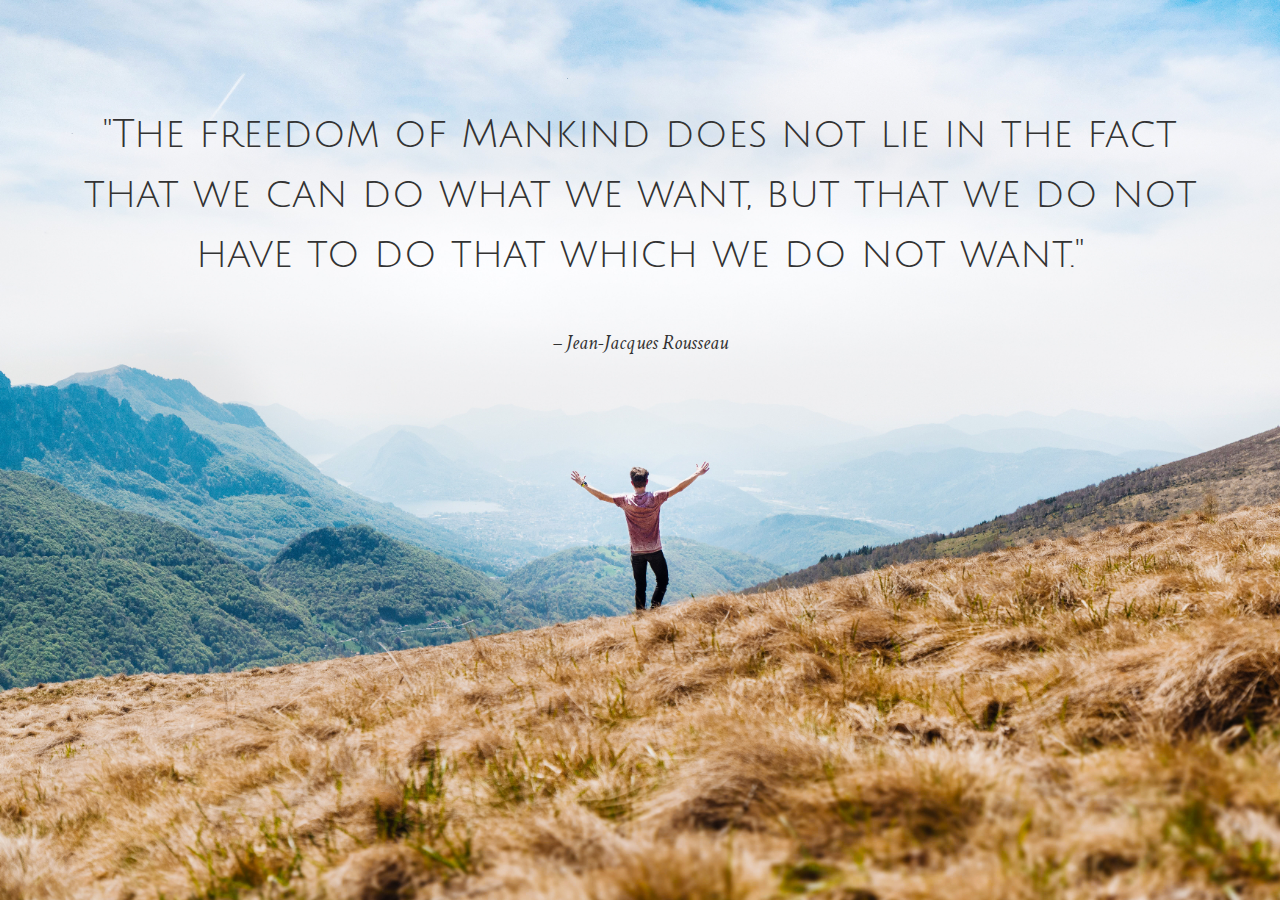
<file: index.html>
<!DOCTYPE html>
<html lang="en">
<head>
    <meta charset="UTF-8">
    <link rel="stylesheet" href="main.css">
    <link rel="stylesheet" href="https://fonts.googleapis.com/css?family=Crimson+Text|Julius+Sans+One">
    <meta name="viewport" content="width=device-width, initial-scale=1.0">
    <title>Freedom</title>
</head>
<body>
    <div class="wrapper">
        <p class="quote">"The freedom of Mankind does not lie in the fact that we can do what we want,
            but that we do not have to do that which we do not want."
        </p>
        <p class="author"><small>– Jean-Jacques Rousseau</small></p>
    </div>
</body>
</html>
</file>
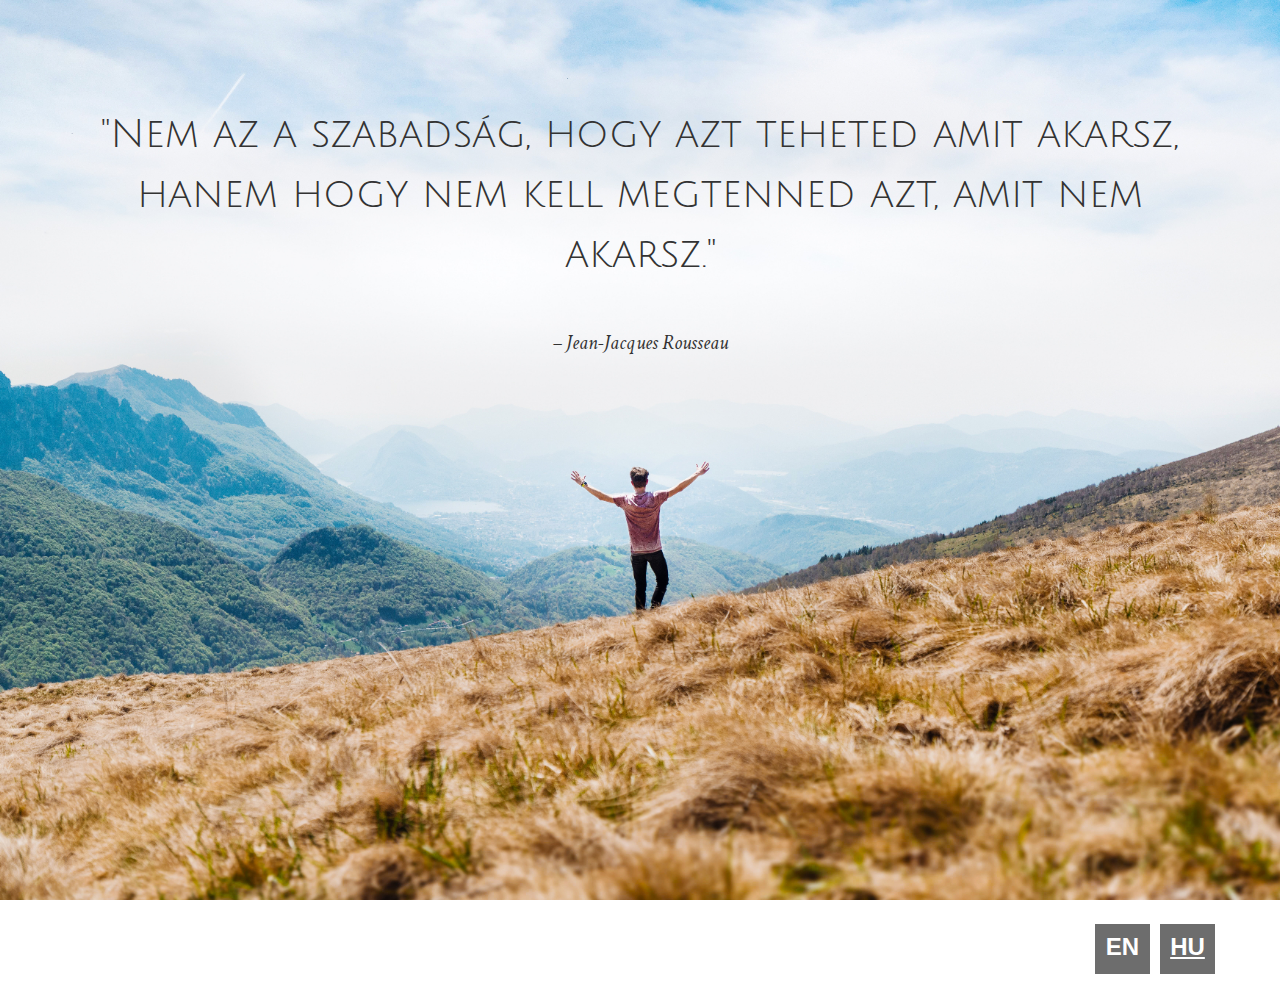
<file: hun-ver.html>
<!DOCTYPE html>
<html lang="hu">
<head>
    <meta charset="UTF-8">
    <link rel="stylesheet" href="main.css">
    <link rel="stylesheet" href="https://fonts.googleapis.com/css?family=Crimson+Text|Julius+Sans+One">
    <meta name="viewport" content="width=device-width, initial-scale=1.0">
    <title>Freedom</title>
</head>
<body>
    <div class="wrapper">
        <p class="quote">"Nem az a szabadság, hogy azt teheted amit akarsz, hanem hogy nem kell megtenned azt, amit nem akarsz."
        </p>
        <p class="author"><small>– Jean-Jacques Rousseau</small></p>
    </div>
    <nav class="button">
        <a class="en" href="index.html">EN</a>
        <a style="text-decoration: underline;" class="hu" href="hun-ver.html">HU</a>
</nav>
</body>
</html>
</file>
<file: main.css>
:root {
    --quote-size: clamp(1.5rem, 5vw, 2.5rem);
}
* {
    padding: 0;
    margin: 0;
    font-size: 100%;
    box-sizing: border-box;
}
body {
    background: url(assets/freedom.jpg) no-repeat center center fixed;
    background-size: cover;
    color: #333;
    width: 100%;
    height: 100vh; 
    line-height: 1.5;
}
.quote {
    font-family: 'Julius Sans One', sans-serif;
    font-size: var(--quote-size);
    margin: 40px 0;
}
.author {
    font-family: 'Crimson Text', serif;
    font-size: 1.5rem;
    font-style: italic;
    margin: 24px 0;
}
.wrapper {
    padding-top: 4rem;
    width: 90%;
    margin: 0 auto;
    text-align: center;
    
}
small {
    font-size: smaller;
}
.button {
    color: white;
    width: 150px;
    height: 70px;
    align-items: center;
    justify-content: center;
    display: flex;
    flex-direction: row; 
    float: right;
    margin-right: 50px;
    margin-top: 530px;
   
}
.en {
    width: 55px;
    height: 50px;
    background-color: rgba(51, 51, 51, 0.712);
    font-family: 'Franklin Gothic Medium', sans-serif;
    font-weight: bold;
    font-size: 24px;
    text-align: center;
    color: white;
    padding-top: 5px
}
.hu {
    width: 55px;
    height: 50px;
    background-color: rgba(51, 51, 51, 0.712);
    color: white;
    font-family: 'Franklin Gothic Medium', sans-serif;
    font-weight: bold;
    font-size: 24px;
    padding-top: 5px;
    text-align: center;
    margin-left: 10px;
}
.hu:hover, .en:hover {
    background-color: rgb(255, 187, 0);
}
a {
    text-decoration: none;
}
</file>
